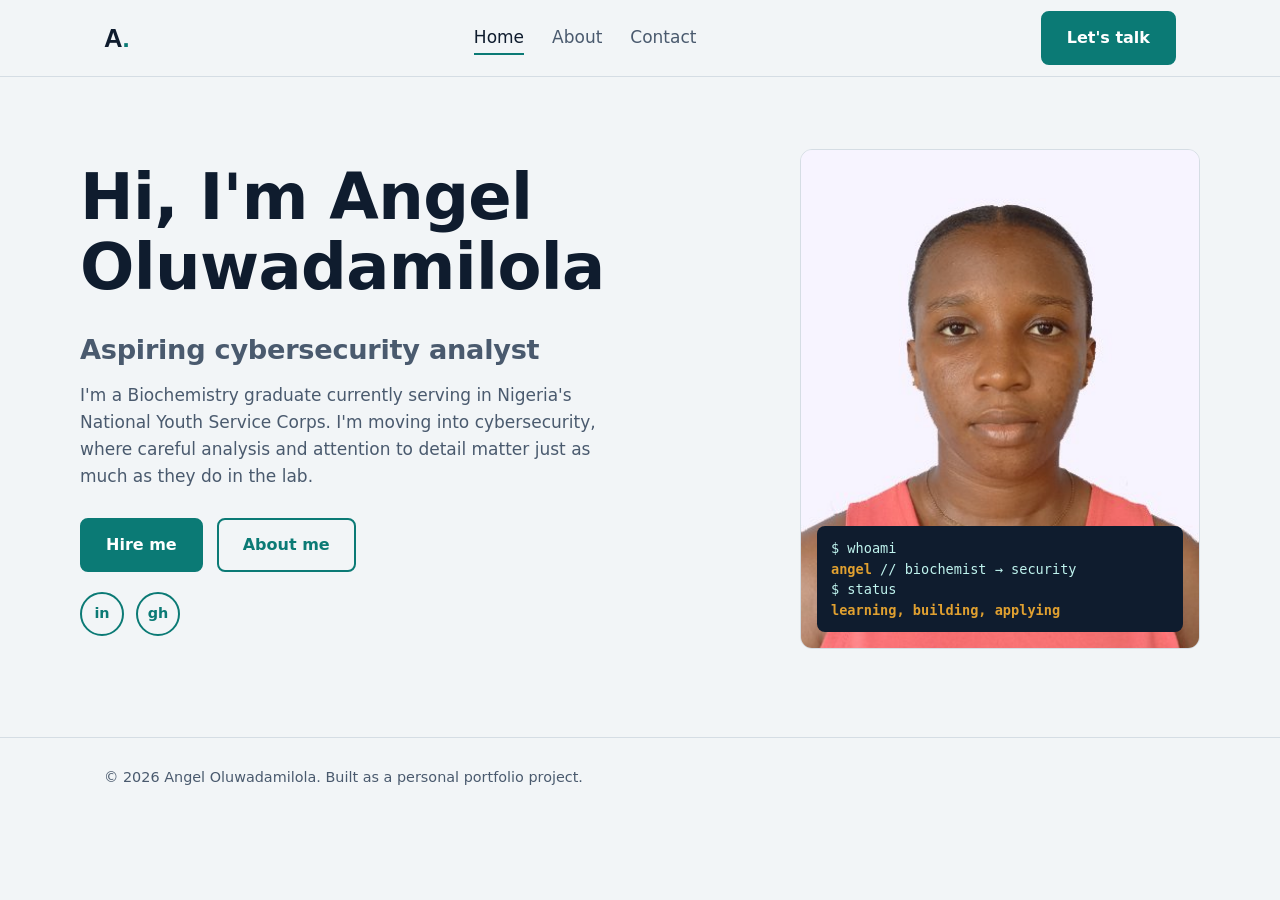
<file: index.html>
<!DOCTYPE html>
<html lang="en">
<head>
<meta charset="utf-8">
<meta name="viewport" content="width=device-width, initial-scale=1">
<meta http-equiv="Content-Security-Policy" content="default-src 'self'; style-src 'self' https://fonts.googleapis.com; font-src https://fonts.gstatic.com; img-src 'self' data:; script-src 'self'; base-uri 'self'; form-action 'none'">
<meta name="referrer" content="strict-origin-when-cross-origin">
<meta name="description" content="Angel, a Biochemistry graduate building a career in cybersecurity.">
<title>Home | Angel Oluwadamilola</title>
<link rel="preconnect" href="https://fonts.googleapis.com">
<link rel="preconnect" href="https://fonts.gstatic.com" crossorigin>
<link rel="stylesheet" href="https://fonts.googleapis.com/css2?family=Bricolage+Grotesque:wght@600;800&family=Public+Sans:wght@400;500;600&display=swap">
<link rel="stylesheet" href="style.css">
</head>
<body>
<header class="site"><div class="wrap">
<a class="logo" href="index.html">A<span>.</span></a>
<nav aria-label="Main"><ul>
<li><a href="index.html" aria-current="page" >Home</a></li>
<li><a href="about.html"  >About</a></li>
<li><a href="contact.html"  >Contact</a></li>
</ul></nav>
<a class="btn" href="contact.html">Let's talk</a>
</div></header>
<main>
<div class="wrap hero">
<div>
<h1>Hi, I'm Angel Oluwadamilola</h1>
<h2>Aspiring cybersecurity analyst</h2>
<p>I'm a Biochemistry graduate currently serving in Nigeria's National Youth Service Corps. I'm moving into cybersecurity, where careful analysis and attention to detail matter just as much as they do in the lab.</p>
<div class="actions">
<a class="btn" href="contact.html">Hire me</a>
<a class="btn ghost" href="about.html">About me</a>
</div>
<div class="social" aria-label="Social links">
<a href="https://www.linkedin.com/in/angel-shomefun-01834343a" aria-label="LinkedIn" rel="noopener">in</a>
<a href="https://github.com/Vanta-xo" aria-label="GitHub" rel="noopener">gh</a>
</div>
</div>
<div class="portrait">
<img src="photo.jpg" alt="Portrait of Angel Oluwadamilola" onerror="this.remove()">
<div class="term" aria-hidden="true">$ whoami<br><b>angel</b> // biochemist → security<br>$ status<br><b>learning, building, applying</b></div>
</div>
</div>
</main>
<footer><div class="wrap">&copy; 2026 Angel Oluwadamilola. Built as a personal portfolio project.</div></footer>
</body>
</html>
</file>
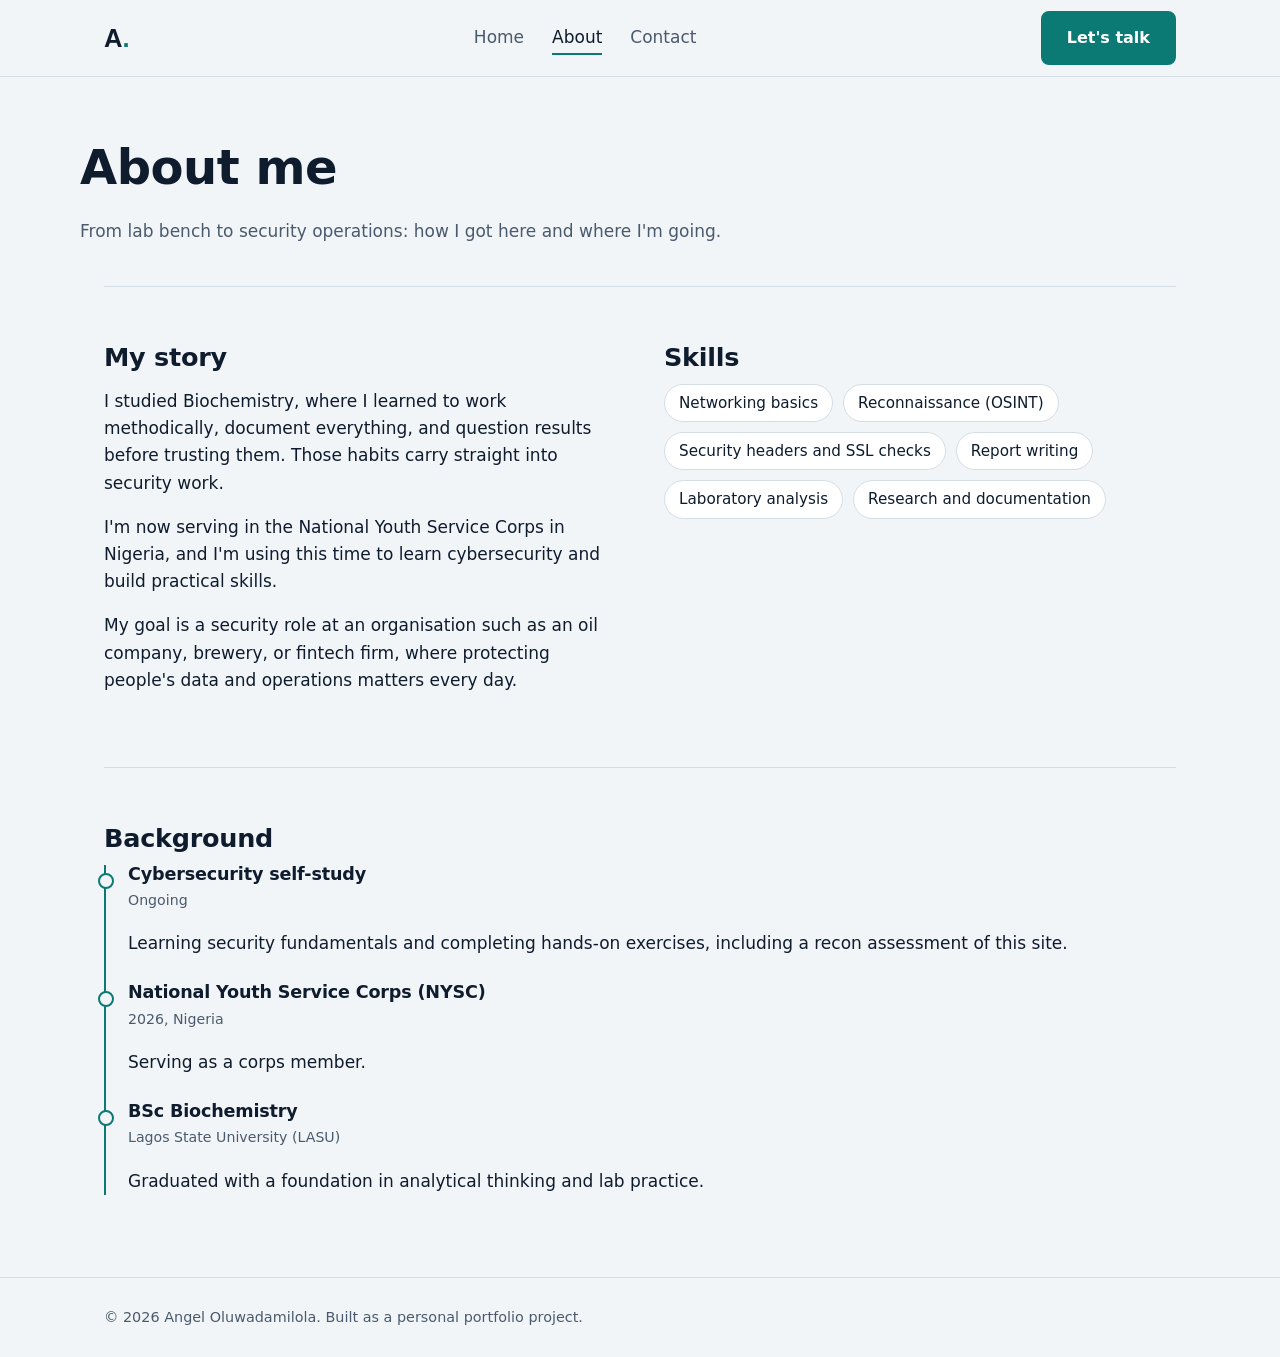
<file: about.html>
<!DOCTYPE html>
<html lang="en">
<head>
<meta charset="utf-8">
<meta name="viewport" content="width=device-width, initial-scale=1">
<meta http-equiv="Content-Security-Policy" content="default-src 'self'; style-src 'self' https://fonts.googleapis.com; font-src https://fonts.gstatic.com; img-src 'self' data:; script-src 'self'; base-uri 'self'; form-action 'none'">
<meta name="referrer" content="strict-origin-when-cross-origin">
<meta name="description" content="Angel, a Biochemistry graduate building a career in cybersecurity.">
<title>About | Angel Oluwadamilola</title>
<link rel="preconnect" href="https://fonts.googleapis.com">
<link rel="preconnect" href="https://fonts.gstatic.com" crossorigin>
<link rel="stylesheet" href="https://fonts.googleapis.com/css2?family=Bricolage+Grotesque:wght@600;800&family=Public+Sans:wght@400;500;600&display=swap">
<link rel="stylesheet" href="style.css">
</head>
<body>
<header class="site"><div class="wrap">
<a class="logo" href="index.html">A<span>.</span></a>
<nav aria-label="Main"><ul>
<li><a href="index.html"  >Home</a></li>
<li><a href="about.html" aria-current="page" >About</a></li>
<li><a href="contact.html"  >Contact</a></li>
</ul></nav>
<a class="btn" href="contact.html">Let's talk</a>
</div></header>
<main>
<div class="wrap page-title">
<h1>About me</h1>
<p>From lab bench to security operations: how I got here and where I'm going.</p>
</div>
<div class="wrap"><section class="grid2">
<div class="prose">
<h2>My story</h2>
<p>I studied Biochemistry, where I learned to work methodically, document everything, and question results before trusting them. Those habits carry straight into security work.</p>
<p>I'm now serving in the National Youth Service Corps in Nigeria, and I'm using this time to learn cybersecurity and build practical skills.</p>
<p>My goal is a security role at an organisation such as an oil company, brewery, or fintech firm, where protecting people's data and operations matters every day.</p>
</div>
<div>
<h2>Skills</h2>
<ul class="skills">
<li>Networking basics</li>
<li>Reconnaissance (OSINT)</li>
<li>Security headers and SSL checks</li>
<li>Report writing</li>
<li>Laboratory analysis</li>
<li>Research and documentation</li>
</ul>
</div>
</section>
<section>
<h2>Background</h2>
<ul class="timeline">
<li><h3>Cybersecurity self-study</h3><small>Ongoing</small><p>Learning security fundamentals and completing hands-on exercises, including a recon assessment of this site.</p></li>
<li><h3>National Youth Service Corps (NYSC)</h3><small>2026, Nigeria</small><p>Serving as a corps member.</p></li>
<li><h3>BSc Biochemistry</h3><small>Lagos State University (LASU)</small><p>Graduated with a foundation in analytical thinking and lab practice.</p></li>
</ul>
</section></div>
</main>
<footer><div class="wrap">&copy; 2026 Angel Oluwadamilola. Built as a personal portfolio project.</div></footer>
</body>
</html>
</file>
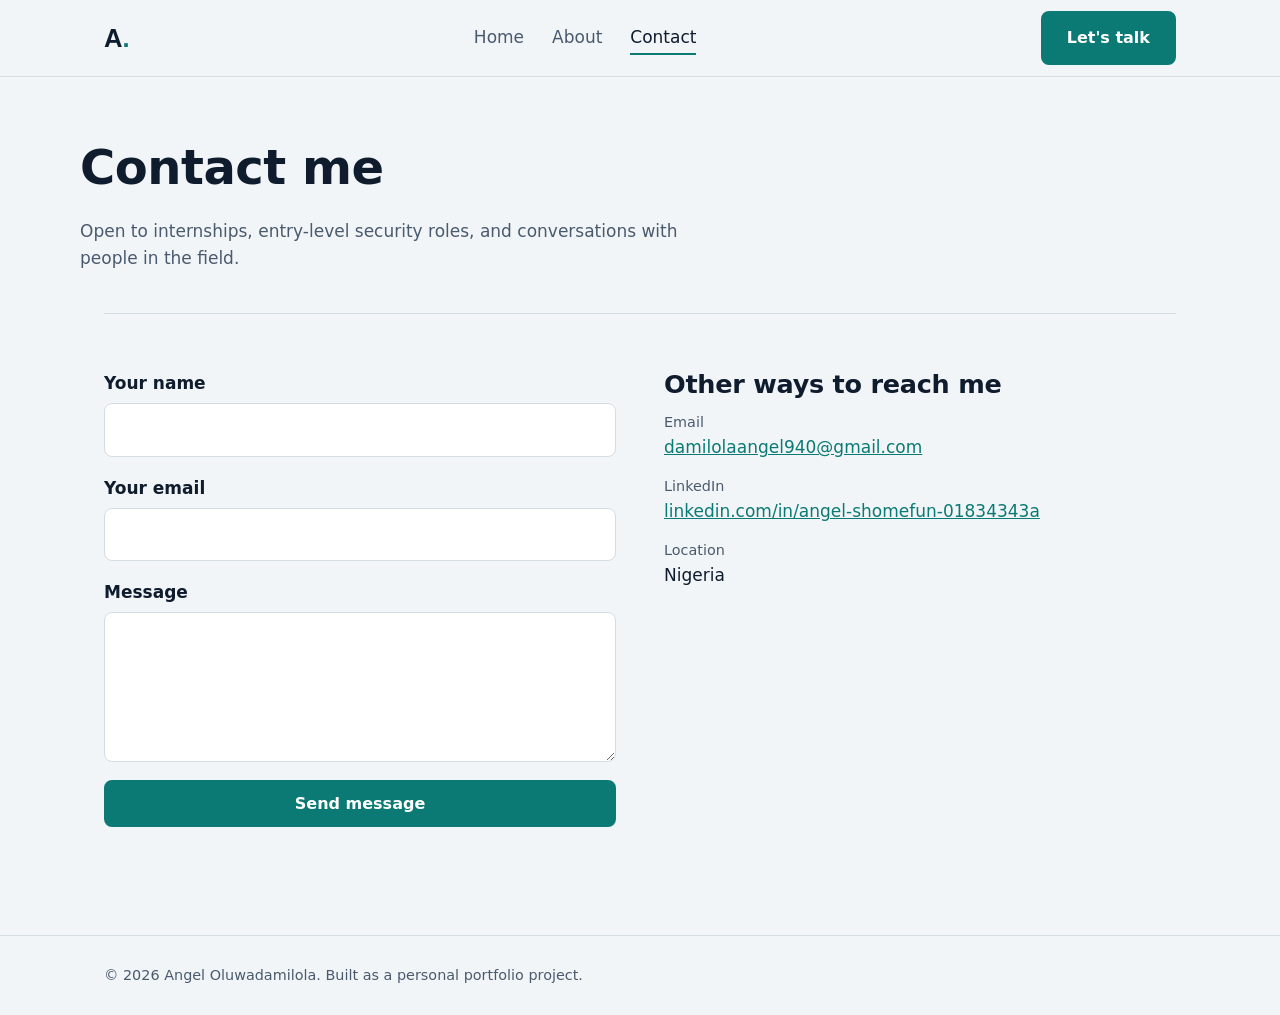
<file: contact.html>
<!DOCTYPE html>
<html lang="en">
<head>
<meta charset="utf-8">
<meta name="viewport" content="width=device-width, initial-scale=1">
<meta http-equiv="Content-Security-Policy" content="default-src 'self'; style-src 'self' https://fonts.googleapis.com; font-src https://fonts.gstatic.com; img-src 'self' data:; script-src 'self'; base-uri 'self'; form-action 'none'">
<meta name="referrer" content="strict-origin-when-cross-origin">
<meta name="description" content="Angel, a Biochemistry graduate building a career in cybersecurity.">
<title>Contact | Angel Oluwadamilola</title>
<link rel="preconnect" href="https://fonts.googleapis.com">
<link rel="preconnect" href="https://fonts.gstatic.com" crossorigin>
<link rel="stylesheet" href="https://fonts.googleapis.com/css2?family=Bricolage+Grotesque:wght@600;800&family=Public+Sans:wght@400;500;600&display=swap">
<link rel="stylesheet" href="style.css">
</head>
<body>
<header class="site"><div class="wrap">
<a class="logo" href="index.html">A<span>.</span></a>
<nav aria-label="Main"><ul>
<li><a href="index.html"  >Home</a></li>
<li><a href="about.html"  >About</a></li>
<li><a href="contact.html" aria-current="page" >Contact</a></li>
</ul></nav>
<a class="btn" href="contact.html">Let's talk</a>
</div></header>
<main>
<div class="wrap page-title">
<h1>Contact me</h1>
<p>Open to internships, entry-level security roles, and conversations with people in the field.</p>
</div>
<div class="wrap"><section class="grid2">
<form id="contact-form" novalidate>
<label>Your name<input type="text" id="name" required autocomplete="name"></label>
<label>Your email<input type="email" id="email" required autocomplete="email"></label>
<label>Message<textarea id="message" required></textarea></label>
<button class="btn" type="submit">Send message</button>
<p id="status" role="status"></p>
</form>
<div>
<h2>Other ways to reach me</h2>
<ul class="contact-list">
<li><span>Email</span><a href="mailto:damilolaangel940@gmail.com">damilolaangel940@gmail.com</a></li>
<li><span>LinkedIn</span><a href="https://www.linkedin.com/in/angel-shomefun-01834343a" rel="noopener">linkedin.com/in/angel-shomefun-01834343a</a></li>
<li><span>Location</span>Nigeria</li>
</ul>
</div>
</section></div>
<script src="script.js"></script>
</main>
<footer><div class="wrap">&copy; 2026 Angel Oluwadamilola. Built as a personal portfolio project.</div></footer>
</body>
</html>
</file>
<file: style.css>
:root{--ink:#0f1c2e;--muted:#4a5a6e;--bg:#f2f5f7;--panel:#ffffff;--accent:#0b7a75;--accent-d:#085c58;--line:#d5dde4;--signal:#e0a030}
@media (prefers-color-scheme:dark){:root{--ink:#e8eef4;--muted:#9fb0c2;--bg:#0c1622;--panel:#122033;--accent:#3cc4bb;--accent-d:#7fe0d9;--line:#24384f;--signal:#f0b84a}}
*{box-sizing:border-box}
html{scroll-behavior:smooth}
body{margin:0;font-family:"Public Sans",system-ui,-apple-system,"Segoe UI",Roboto,sans-serif;background:var(--bg);color:var(--ink);line-height:1.6;font-size:17px}
h1,h2,h3{font-family:"Bricolage Grotesque","Public Sans",system-ui,sans-serif;line-height:1.1;margin:0 0 .5em;letter-spacing:-.01em}
a{color:var(--accent)}
:focus-visible{outline:3px solid var(--signal);outline-offset:3px}
.wrap{max-width:1120px;margin:0 auto;padding:0 24px}
header.site{border-bottom:1px solid var(--line)}
header.site .wrap{display:flex;align-items:center;justify-content:space-between;gap:16px;min-height:76px;flex-wrap:wrap}
.logo{font-family:"Bricolage Grotesque",sans-serif;font-weight:800;font-size:1.6rem;color:var(--ink);text-decoration:none}
.logo span{color:var(--accent)}
nav ul{list-style:none;display:flex;gap:28px;margin:0;padding:0}
nav a{color:var(--muted);text-decoration:none;font-weight:500;padding:6px 0;border-bottom:2px solid transparent}
nav a:hover,nav a[aria-current="page"]{color:var(--ink);border-color:var(--accent)}
.btn{display:inline-block;padding:12px 24px;border-radius:8px;font-weight:600;text-decoration:none;border:2px solid var(--accent);background:var(--accent);color:#fff;font-size:1rem;cursor:pointer;font-family:inherit}
@media (prefers-color-scheme:dark){.btn{color:#04201e}}
.btn:hover{background:var(--accent-d);border-color:var(--accent-d)}
.btn.ghost{background:transparent;color:var(--accent)}
.btn.ghost:hover{background:var(--accent);color:#fff}
.hero{display:grid;grid-template-columns:1.1fr .9fr;gap:48px;align-items:center;padding:72px 0 88px}
.hero h1{font-size:clamp(2.4rem,6vw,4rem);font-weight:800}
.hero h2{font-size:clamp(1.3rem,3vw,1.7rem);color:var(--muted);font-weight:700}
.hero p{max-width:52ch;color:var(--muted)}
.actions{display:flex;gap:14px;flex-wrap:wrap;margin-top:28px}
.portrait{aspect-ratio:4/5;max-width:400px;width:100%;margin-left:auto;border-radius:12px;background:var(--panel);border:1px solid var(--line);display:grid;place-items:center;position:relative;overflow:hidden}
.portrait img{width:100%;height:100%;object-fit:cover;display:block}
.portrait .term{position:absolute;left:16px;right:16px;bottom:16px;background:#0f1c2e;color:#bff3ee;font-family:ui-monospace,Menlo,Consolas,monospace;font-size:.85rem;padding:12px 14px;border-radius:8px;line-height:1.5}
.term b{color:var(--signal);font-weight:600}
main section{padding:56px 0;border-top:1px solid var(--line)}
.page-title{padding:64px 0 24px}
.page-title h1{font-size:clamp(2rem,5vw,3rem)}
.page-title p{color:var(--muted);max-width:60ch}
.grid2{display:grid;grid-template-columns:1fr 1fr;gap:48px}
.prose p{max-width:62ch}
.skills{list-style:none;padding:0;margin:0;display:flex;flex-wrap:wrap;gap:10px}
.skills li{border:1px solid var(--line);background:var(--panel);padding:6px 14px;border-radius:999px;font-size:.95rem}
.timeline{list-style:none;margin:0;padding:0 0 0 22px;border-left:2px solid var(--accent)}
.timeline li{margin-bottom:26px;position:relative}
.timeline li::before{content:"";position:absolute;left:-30px;top:8px;width:12px;height:12px;border-radius:50%;background:var(--bg);border:2px solid var(--accent)}
.timeline h3{font-size:1.1rem;margin-bottom:2px}
.timeline small{color:var(--muted)}
form{display:grid;gap:18px;max-width:560px}
label{font-weight:600;display:grid;gap:6px}
input,textarea{font:inherit;padding:12px 14px;border:1px solid var(--line);border-radius:8px;background:var(--panel);color:var(--ink)}
textarea{min-height:150px;resize:vertical}
.contact-list{list-style:none;padding:0;margin:0;display:grid;gap:14px}
.contact-list span{display:block;color:var(--muted);font-size:.9rem}
.social{display:flex;gap:12px;margin-top:20px}
.social a{width:44px;height:44px;border-radius:50%;border:2px solid var(--accent);display:grid;place-items:center;font-weight:700;text-decoration:none;font-size:.9rem}
.social a:hover{background:var(--accent);color:#fff}
footer{border-top:1px solid var(--line);padding:28px 0;color:var(--muted);font-size:.9rem}
@media (max-width:800px){.hero,.grid2{grid-template-columns:1fr}.portrait{margin:0;max-width:320px}.hero{padding:40px 0 56px}nav ul{gap:18px}}
@media (prefers-reduced-motion:reduce){html{scroll-behavior:auto}}
</file>
